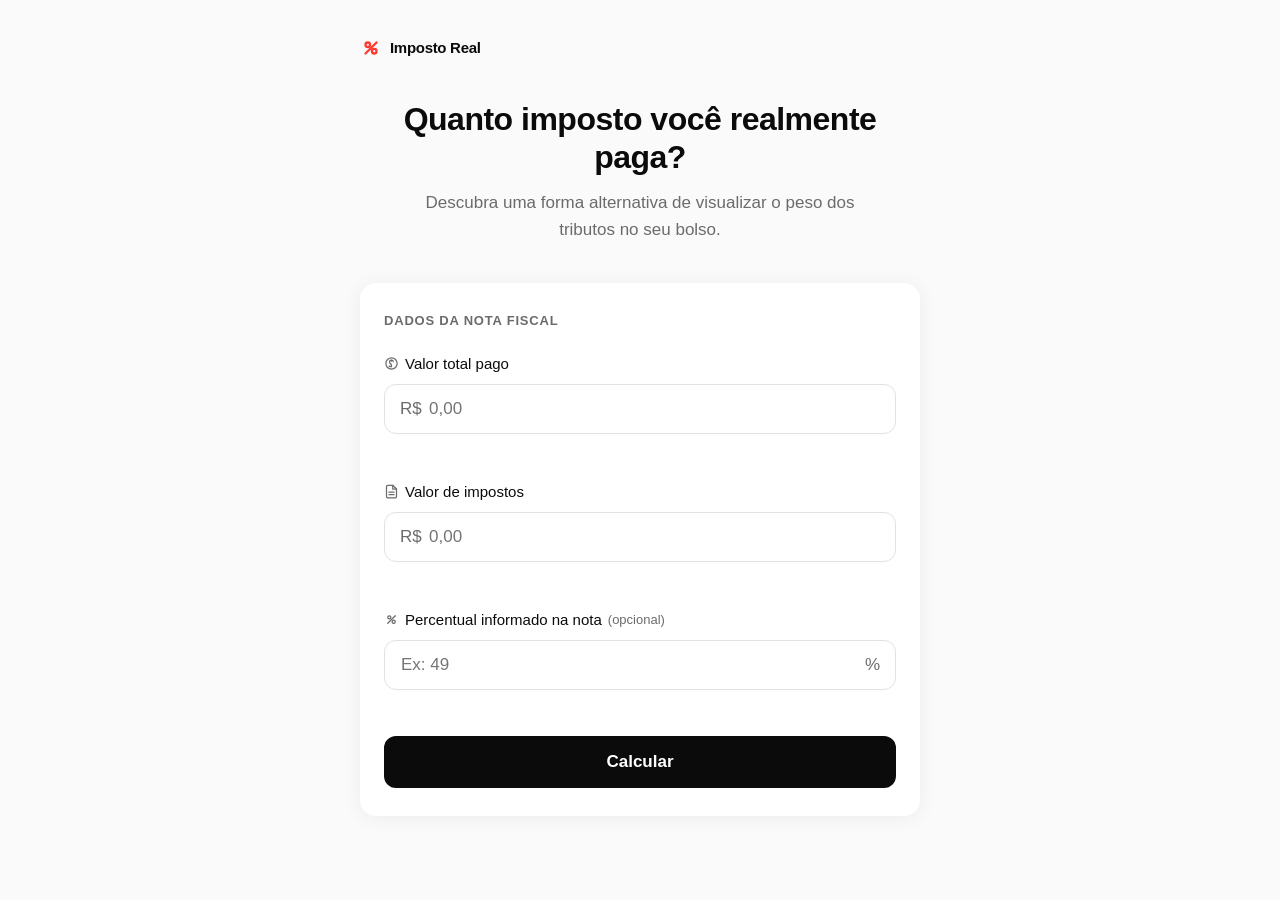
<file: index.html>
<!DOCTYPE html>
<html lang="pt-BR">
<head>
  <meta charset="UTF-8">
  <meta name="viewport" content="width=device-width, initial-scale=1.0">
  <title>Quanto imposto você realmente paga? — Imposto Real</title>
  <meta name="description" content="Descubra uma forma alternativa de calcular o imposto que você paga. Veja o peso real dos tributos sob outra perspectiva.">
  <meta name="theme-color" content="#f9f9f9" media="(prefers-color-scheme: light)">
  <meta name="theme-color" content="#0b0b0b" media="(prefers-color-scheme: dark)">
  <style>
    *, *::before, *::after {
      box-sizing: border-box;
      margin: 0;
      padding: 0;
    }

    :root {
      --bg: #fafafa;
      --text: #0b0b0b;
      --text-secondary: #6b6b6b;
      --accent: #ff3b30;
      --accent-soft: #ffe5e3;
      --card-bg: #ffffff;
      --card-shadow: 0 2px 20px rgba(0,0,0,0.06);
      --input-bg: #ffffff;
      --input-border: #e2e2e2;
      --input-focus: #ff3b30;
      --bar-bg: #efefef;
      --divider: #efefef;
      --button-bg: #0b0b0b;
      --button-text: #fff;
      --button-secondary-bg: transparent;
      --button-secondary-border: #e2e2e2;
      --button-secondary-text: #0b0b0b;
    }

    [data-theme="dark"] {
      --bg: #0a0a0a;
      --text: #f5f5f5;
      --text-secondary: #a1a1a1;
      --accent: #ff453a;
      --accent-soft: rgba(255, 69, 58, 0.15);
      --card-bg: #111111;
      --card-shadow: 0 2px 20px rgba(0,0,0,0.4);
      --input-bg: #1c1c1c;
      --input-border: #2e2e2e;
      --input-focus: #ff453a;
      --bar-bg: #1c1c1c;
      --divider: #1e1e1e;
      --button-bg: #f5f5f5;
      --button-text: #0b0b0b;
      --button-secondary-bg: transparent;
      --button-secondary-border: #2e2e2e;
      --button-secondary-text: #f5f5f5;
    }

    body {
      font-family: -apple-system, BlinkMacSystemFont, 'Segoe UI', Roboto, Helvetica, Arial, sans-serif;
      background: var(--bg);
      color: var(--text);
      line-height: 1.6;
      transition: background 0.3s ease, color 0.3s ease;
      -webkit-font-smoothing: antialiased;
      -moz-osx-font-smoothing: grayscale;
    }

    .container {
      max-width: 600px;
      margin: 0 auto;
      padding: 24px 20px 60px;
    }

    /* Header */
    header {
      display: flex;
      justify-content: space-between;
      align-items: center;
      margin-bottom: 40px;
      padding-top: 12px;
    }

    .logo {
      display: inline-flex;
      align-items: center;
      gap: 8px;
      font-size: 15px;
      font-weight: 700;
      letter-spacing: -0.3px;
      color: var(--text);
      text-decoration: none;
    }

    .logo-icon {
      color: var(--accent);
      flex-shrink: 0;
    }

    /* Hero */
    .hero {
      text-align: center;
      margin-bottom: 40px;
    }

    .hero h1 {
      font-size: 32px;
      font-weight: 700;
      letter-spacing: -0.5px;
      line-height: 1.2;
      margin-bottom: 12px;
    }

    .hero p {
      font-size: 17px;
      color: var(--text-secondary);
      max-width: 440px;
      margin: 0 auto;
    }

    /* Card */
    .card {
      background: var(--card-bg);
      border-radius: 16px;
      box-shadow: var(--card-shadow);
      padding: 28px 24px;
      margin-bottom: 20px;
      transition: background 0.3s ease, box-shadow 0.3s ease;
    }

    .card-title {
      font-size: 13px;
      font-weight: 600;
      text-transform: uppercase;
      letter-spacing: 0.8px;
      color: var(--text-secondary);
      margin-bottom: 20px;
    }

    /* Form */
    .field {
      margin-bottom: 20px;
    }

    .field:last-child {
      margin-bottom: 0;
    }

    .field label {
      display: flex;
      align-items: center;
      gap: 6px;
      font-size: 15px;
      font-weight: 500;
      margin-bottom: 8px;
      color: var(--text);
    }

    .field label .optional {
      font-weight: 400;
      color: var(--text-secondary);
      font-size: 13px;
    }

    .field-icon {
      color: var(--text-secondary);
      flex-shrink: 0;
    }

    .input-wrapper {
      position: relative;
    }

    .input-prefix {
      position: absolute;
      left: 16px;
      top: 50%;
      transform: translateY(-50%);
      font-size: 17px;
      color: var(--text-secondary);
      pointer-events: none;
      font-weight: 500;
    }

    .input-suffix {
      position: absolute;
      right: 16px;
      top: 50%;
      transform: translateY(-50%);
      font-size: 17px;
      color: var(--text-secondary);
      pointer-events: none;
      font-weight: 500;
    }

    input[type="text"] {
      width: 100%;
      padding: 14px 16px;
      font-size: 17px;
      font-family: inherit;
      border: 1.5px solid var(--input-border);
      border-radius: 12px;
      background: var(--input-bg);
      color: var(--text);
      transition: border-color 0.2s ease, box-shadow 0.2s ease;
      -webkit-appearance: none;
    }

    input[type="text"]:focus {
      outline: none;
      border-color: var(--input-focus);
      box-shadow: 0 0 0 3px rgba(255, 59, 48, 0.12);
    }

    input.has-prefix {
      padding-left: 44px;
    }

    input.has-suffix {
      padding-right: 36px;
    }

    .field-error {
      font-size: 13px;
      color: var(--accent);
      margin-top: 6px;
      min-height: 20px;
      transition: opacity 0.2s ease;
    }

    input.invalid {
      border-color: var(--accent);
    }

    /* Buttons */
    .btn {
      display: inline-flex;
      align-items: center;
      justify-content: center;
      gap: 8px;
      width: 100%;
      padding: 16px 24px;
      font-size: 17px;
      font-weight: 600;
      font-family: inherit;
      border: none;
      border-radius: 12px;
      cursor: pointer;
      transition: transform 0.15s ease, opacity 0.15s ease, background 0.2s ease;
      -webkit-appearance: none;
    }

    .btn:active {
      transform: scale(0.98);
    }

    .btn-primary {
      background: var(--button-bg);
      color: var(--button-text);
    }

    .btn-primary:hover {
      opacity: 0.85;
    }

    .btn-secondary {
      background: var(--button-secondary-bg);
      color: var(--button-secondary-text);
      border: 1.5px solid var(--button-secondary-border);
      font-size: 15px;
      padding: 12px 20px;
    }

    .btn-secondary:hover {
      opacity: 0.7;
    }

    .btn-row {
      display: flex;
      gap: 10px;
      margin-top: 16px;
    }

    .btn-row .btn {
      flex: 1;
    }

    /* Results */
    .results {
      display: none;
      opacity: 0;
      transform: translateY(12px);
      transition: opacity 0.5s ease, transform 0.5s ease;
      pointer-events: none;
    }

    .results.visible {
      opacity: 1;
      transform: translateY(0);
      pointer-events: auto;
    }

    /* Result hero */
    .result-hero {
      text-align: center;
      padding: 20px 0 16px;
    }

    .result-hero-badge {
      display: inline-block;
      background: var(--accent-soft);
      color: var(--accent);
      font-size: 11px;
      font-weight: 700;
      text-transform: uppercase;
      letter-spacing: 1px;
      padding: 4px 14px;
      border-radius: 20px;
      margin-bottom: 16px;
    }

    .result-hero-number {
      font-size: 80px;
      font-weight: 800;
      letter-spacing: -4px;
      line-height: 1;
      color: var(--accent);
      margin-bottom: 10px;
    }

    .result-hero-label {
      font-size: 14px;
      color: var(--text-secondary);
      line-height: 1.4;
      max-width: 240px;
      margin: 0 auto;
    }

    /* Result stat */
    .result-stat {
      display: flex;
      justify-content: space-between;
      align-items: center;
      padding: 4px 0;
      gap: 16px;
    }

    .result-stat-label {
      font-size: 14px;
      color: var(--text-secondary);
    }

    .result-stat-value {
      font-size: 22px;
      font-weight: 700;
      letter-spacing: -0.5px;
      white-space: nowrap;
    }

    .result-divider {
      height: 1px;
      background: var(--divider);
      margin: 20px 0;
    }

    /* Comparison bars */
    .comparison {
      margin-top: 8px;
    }

    .comparison-item {
      margin-bottom: 20px;
    }

    .comparison-item:last-child {
      margin-bottom: 0;
    }

    .comparison-header {
      display: flex;
      flex-direction: column;
      gap: 2px;
      margin-bottom: 8px;
    }

    .comparison-label {
      font-size: 13px;
      color: var(--text-secondary);
      font-weight: 500;
      line-height: 1.3;
    }

    .comparison-value {
      font-size: 28px;
      font-weight: 700;
      letter-spacing: -0.5px;
      line-height: 1.1;
    }

    .comparison-value.accent {
      color: var(--accent);
      font-size: 36px;
    }

    .bar-track {
      width: 100%;
      height: 12px;
      background: var(--bar-bg);
      border-radius: 6px;
      overflow: hidden;
    }

    .bar-fill {
      height: 100%;
      border-radius: 6px;
      transition: width 1s cubic-bezier(0.22, 1, 0.36, 1);
      width: 0;
    }

    .bar-fill.nota {
      background: var(--text-secondary);
    }

    .bar-fill.real {
      background: var(--accent);
    }

    /* Explanation */
    .explanation {
      font-size: 15px;
      line-height: 1.7;
      color: var(--text-secondary);
    }

    .explanation p {
      margin-bottom: 12px;
    }

    .explanation p:last-child {
      margin-bottom: 0;
    }

    /* Share section */
    .share-section {
      text-align: center;
    }

    .share-section .card-title {
      text-align: center;
    }

    /* Footer */
    footer {
      text-align: center;
      padding: 40px 0 20px;
      font-size: 13px;
      color: var(--text-secondary);
    }

    footer a {
      color: var(--text-secondary);
      text-decoration: underline;
      text-decoration-color: var(--divider);
      text-underline-offset: 2px;
    }

    /* Feedback toast */
    .toast {
      position: fixed;
      bottom: 32px;
      left: 50%;
      transform: translateX(-50%) translateY(80px);
      background: var(--button-bg);
      color: var(--button-text);
      padding: 12px 24px;
      border-radius: 12px;
      font-size: 15px;
      font-weight: 500;
      box-shadow: 0 4px 24px rgba(0,0,0,0.15);
      opacity: 0;
      transition: transform 0.3s ease, opacity 0.3s ease;
      z-index: 100;
      pointer-events: none;
    }

    .toast.show {
      opacity: 1;
      transform: translateX(-50%) translateY(0);
    }

    /* Animations */
    @keyframes fadeInUp {
      from { opacity: 0; transform: translateY(16px); }
      to { opacity: 1; transform: translateY(0); }
    }

    .fade-in {
      animation: fadeInUp 0.5s ease forwards;
    }

    /* Focus visible */
    :focus-visible {
      outline: 2px solid var(--accent);
      outline-offset: 2px;
    }

    /* Responsive */
    @media (max-width: 480px) {
      .container {
        padding: 12px 16px 56px;
      }

      header {
        margin-bottom: 28px;
      }

      .hero {
        margin-bottom: 28px;
      }

      .hero h1 {
        font-size: 24px;
        letter-spacing: -0.3px;
      }

      .hero p {
        font-size: 15px;
      }

      .card {
        padding: 20px 16px;
        border-radius: 14px;
        margin-bottom: 14px;
      }

      .result-hero-number {
        font-size: 64px;
        letter-spacing: -3px;
      }

      .result-stat-value {
        font-size: 18px;
      }

      .comparison-value {
        font-size: 26px;
      }

      .comparison-value.accent {
        font-size: 32px;
      }

      .btn {
        padding: 15px 20px;
        font-size: 16px;
      }

      .btn-secondary {
        font-size: 14px;
        padding: 11px 14px;
      }

      .btn-row {
        flex-direction: column;
        gap: 8px;
      }

      .toast {
        bottom: 20px;
        width: calc(100% - 32px);
        text-align: center;
      }
    }
  </style>
</head>
<body>
  <div class="container">
    <header>
      <a class="logo" href="." aria-label="Imposto Real">
        <svg class="logo-icon" width="22" height="22" viewBox="0 0 24 24" fill="none" stroke="currentColor" stroke-width="2.5" stroke-linecap="round" aria-hidden="true"><circle cx="8.5" cy="8.5" r="2.5"/><circle cx="15.5" cy="15.5" r="2.5"/><line x1="6" y1="18" x2="18" y2="6"/></svg>
        Imposto Real
      </a>
    </header>

    <section class="hero fade-in">
      <h1>Quanto imposto você realmente paga?</h1>
      <p>Descubra uma forma alternativa de visualizar o peso dos tributos no seu bolso.</p>
    </section>

    <!-- Input Card -->
    <div class="card fade-in" style="animation-delay: 0.1s">
      <div class="card-title">Dados da nota fiscal</div>
      <form id="taxForm" novalidate>
        <div class="field">
          <label for="totalInput">
            <svg class="field-icon" width="15" height="15" viewBox="0 0 24 24" fill="none" stroke="currentColor" stroke-width="2" stroke-linecap="round" stroke-linejoin="round" aria-hidden="true"><circle cx="12" cy="12" r="9"/><path d="M14.8 9A2 2 0 0 0 9 10c0 2 3 3 3 5a2 2 0 0 1-3.8 1"/><line x1="12" y1="7" x2="12" y2="8"/><line x1="12" y1="16" x2="12" y2="17"/></svg>
            Valor total pago
          </label>
          <div class="input-wrapper">
            <span class="input-prefix">R$</span>
            <input type="text" id="totalInput" class="has-prefix" inputmode="decimal" placeholder="0,00" autocomplete="off" aria-required="true">
          </div>
          <div class="field-error" id="totalError" role="alert"></div>
        </div>
        <div class="field">
          <label for="taxInput">
            <svg class="field-icon" width="15" height="15" viewBox="0 0 24 24" fill="none" stroke="currentColor" stroke-width="2" stroke-linecap="round" stroke-linejoin="round" aria-hidden="true"><path d="M14 2H6a2 2 0 0 0-2 2v16a2 2 0 0 0 2 2h12a2 2 0 0 0 2-2V8z"/><polyline points="14 2 14 8 20 8"/><line x1="16" y1="13" x2="8" y2="13"/><line x1="16" y1="17" x2="8" y2="17"/></svg>
            Valor de impostos
          </label>
          <div class="input-wrapper">
            <span class="input-prefix">R$</span>
            <input type="text" id="taxInput" class="has-prefix" inputmode="decimal" placeholder="0,00" autocomplete="off" aria-required="true">
          </div>
          <div class="field-error" id="taxError" role="alert"></div>
        </div>
        <div class="field">
          <label for="notePercInput">
            <svg class="field-icon" width="15" height="15" viewBox="0 0 24 24" fill="none" stroke="currentColor" stroke-width="2" stroke-linecap="round" aria-hidden="true"><circle cx="8.5" cy="8.5" r="2.5"/><circle cx="15.5" cy="15.5" r="2.5"/><line x1="6" y1="18" x2="18" y2="6"/></svg>
            Percentual informado na nota <span class="optional">(opcional)</span>
          </label>
          <div class="input-wrapper">
            <input type="text" id="notePercInput" class="has-suffix" inputmode="decimal" placeholder="Ex: 49" autocomplete="off">
            <span class="input-suffix">%</span>
          </div>
          <div class="field-error" id="notePercError" role="alert"></div>
        </div>
        <button type="submit" class="btn btn-primary" id="calcBtn">Calcular</button>
      </form>
    </div>

    <!-- Results -->
    <div class="results" id="results">
      <!-- Main result -->
      <div class="card">
        <div class="card-title">Resultado</div>

        <!-- Hero percentage -->
        <div class="result-hero">
          <div class="result-hero-badge">Outra perspectiva</div>
          <div class="result-hero-number" id="realPercHero">—</div>
          <div class="result-hero-label">de imposto sobre o valor real do produto</div>
        </div>

        <div class="result-divider"></div>

        <!-- Secondary stat -->
        <div class="result-stat">
          <span class="result-stat-label">Valor real do produto</span>
          <span class="result-stat-value" id="realValue">—</span>
        </div>

        <div class="result-divider"></div>

        <!-- Comparison bars -->
        <div class="comparison">
          <div class="comparison-item">
            <div class="comparison-header">
              <span class="comparison-label">% informado na nota fiscal</span>
              <span class="comparison-value" id="notePercResult">—</span>
            </div>
            <div class="bar-track">
              <div class="bar-fill nota" id="barNota"></div>
            </div>
          </div>
          <div class="comparison-item">
            <div class="comparison-header">
              <span class="comparison-label">% sobre o valor real do produto</span>
              <span class="comparison-value accent" id="realPercResult">—</span>
            </div>
            <div class="bar-track">
              <div class="bar-fill real" id="barReal"></div>
            </div>
          </div>
        </div>
      </div>

      <!-- Explanation -->
      <div class="card">
        <div class="card-title">Entenda</div>
        <div class="explanation">
          <p>Quando você compra um produto, o imposto já está incluído no preço final.</p>
          <p>A nota fiscal mostra o imposto como porcentagem desse valor total.</p>
          <p>Mas se removermos os impostos, conseguimos ver quanto o produto realmente custa sem tributos.</p>
          <p>Ao comparar o imposto com esse valor, o percentual é muito maior.</p>
          <p><strong>Essa é uma forma alternativa de entender o impacto dos tributos.</strong></p>
        </div>
      </div>

      <!-- Share -->
      <div class="card share-section">
        <div class="card-title">Compartilhar</div>
        <div class="btn-row">
          <button type="button" class="btn btn-secondary" id="copyLinkBtn" aria-label="Copiar link de compartilhamento">
            <svg width="18" height="18" viewBox="0 0 24 24" fill="none" stroke="currentColor" stroke-width="2" stroke-linecap="round" stroke-linejoin="round"><path d="M10 13a5 5 0 0 0 7.54.54l3-3a5 5 0 0 0-7.07-7.07l-1.72 1.71"/><path d="M14 11a5 5 0 0 0-7.54-.54l-3 3a5 5 0 0 0 7.07 7.07l1.71-1.71"/></svg>
            Copiar link
          </button>
      </div>
    </div>

    <footer>
      <p>Uma ferramenta educacional sobre tributos no Brasil.</p>
    </footer>
  </div>

  <!-- Toast -->
  <div class="toast" id="toast" role="status" aria-live="polite"></div>

  <script>
    (function () {
      'use strict';

      // ─── Theme ───
      const root = document.documentElement;

      function applyTheme(theme) {
        root.setAttribute('data-theme', theme);
      }

      applyTheme(window.matchMedia('(prefers-color-scheme: dark)').matches ? 'dark' : 'light');

      window.matchMedia('(prefers-color-scheme: dark)').addEventListener('change', function (e) {
        applyTheme(e.matches ? 'dark' : 'light');
      });

      // ─── Currency mask ───
      function parseCurrency(str) {
        if (!str) return 0;
        var cleaned = str.replace(/[^\d,]/g, '').replace(',', '.');
        return parseFloat(cleaned) || 0;
      }

      function formatCurrency(value) {
        return value.toLocaleString('pt-BR', { minimumFractionDigits: 2, maximumFractionDigits: 2 });
      }

      function applyCurrencyMask(input) {
        input.addEventListener('input', function () {
          var raw = input.value.replace(/\D/g, '');
          if (!raw) { input.value = ''; return; }
          var num = parseInt(raw, 10) / 100;
          input.value = formatCurrency(num);
        });
      }

      function applyPercentMask(input) {
        input.addEventListener('input', function () {
          var raw = input.value.replace(/[^\d,\.]/g, '');
          input.value = raw;
        });
      }

      var totalInput = document.getElementById('totalInput');
      var taxInput = document.getElementById('taxInput');
      var notePercInput = document.getElementById('notePercInput');

      applyCurrencyMask(totalInput);
      applyCurrencyMask(taxInput);
      applyPercentMask(notePercInput);

      // ─── Validation ───
      function validate() {
        var valid = true;
        var totalVal = parseCurrency(totalInput.value);
        var taxVal = parseCurrency(taxInput.value);
        var notePercVal = notePercInput.value.replace(',', '.');
        notePercVal = notePercVal ? parseFloat(notePercVal) : null;

        var totalError = document.getElementById('totalError');
        var taxError = document.getElementById('taxError');
        var notePercError = document.getElementById('notePercError');

        // Reset
        totalInput.classList.remove('invalid');
        taxInput.classList.remove('invalid');
        notePercInput.classList.remove('invalid');
        totalError.textContent = '';
        taxError.textContent = '';
        notePercError.textContent = '';

        if (!totalInput.value || totalVal <= 0) {
          totalInput.classList.add('invalid');
          totalError.textContent = 'Informe o valor total pago.';
          valid = false;
        }

        if (!taxInput.value || taxVal <= 0) {
          taxInput.classList.add('invalid');
          taxError.textContent = 'Informe o valor dos impostos.';
          valid = false;
        }

        if (valid && taxVal >= totalVal) {
          taxInput.classList.add('invalid');
          taxError.textContent = 'O imposto deve ser menor que o valor total.';
          valid = false;
        }

        if (notePercVal !== null && (notePercVal < 0 || notePercVal > 100)) {
          notePercInput.classList.add('invalid');
          notePercError.textContent = 'Informe um percentual entre 0 e 100.';
          valid = false;
        }

        return valid ? { total: totalVal, tax: taxVal, notePerc: notePercVal } : null;
      }

      // ─── Animate count ───
      function animateCount(el, target, prefix, suffix, duration) {
        prefix = prefix || '';
        suffix = suffix || '';
        duration = duration || 800;
        var start = 0;
        var startTime = null;

        function step(ts) {
          if (!startTime) startTime = ts;
          var progress = Math.min((ts - startTime) / duration, 1);
          var eased = 1 - Math.pow(1 - progress, 3);
          var current = start + (target - eased * (start - target) + eased * target - start);
          current = eased * target;

          if (prefix === 'R$ ') {
            el.textContent = prefix + formatCurrency(current);
          } else {
            el.textContent = prefix + current.toFixed(1).replace('.', ',') + suffix;
          }

          if (progress < 1) {
            requestAnimationFrame(step);
          } else {
            if (prefix === 'R$ ') {
              el.textContent = prefix + formatCurrency(target);
            } else {
              el.textContent = prefix + target.toFixed(1).replace('.', ',') + suffix;
            }
          }
        }

        requestAnimationFrame(step);
      }

      // ─── Calculate ───
      var resultsEl = document.getElementById('results');
      var lastResult = null;

      function calculate(data) {
        var realValue = data.total - data.tax;
        var realPerc = (data.tax / realValue) * 100;
        var notePerc = data.notePerc !== null ? data.notePerc : (data.tax / data.total) * 100;

        lastResult = {
          total: data.total,
          tax: data.tax,
          realValue: realValue,
          realPerc: realPerc,
          notePerc: notePerc
        };

        // Show results
        resultsEl.style.display = 'block';
        resultsEl.offsetHeight; // force reflow so CSS transition fires
        resultsEl.classList.add('visible');

        // Animate numbers
        var realValueEl = document.getElementById('realValue');
        var notePercResultEl = document.getElementById('notePercResult');
        var realPercResultEl = document.getElementById('realPercResult');
        var realPercHeroEl = document.getElementById('realPercHero');

        animateCount(realValueEl, realValue, 'R$ ', '', 900);
        animateCount(notePercResultEl, notePerc, '', '%', 700);
        animateCount(realPercResultEl, realPerc, '', '%', 1000);
        animateCount(realPercHeroEl, realPerc, '', '%', 1000);

        // Animate bars
        var barMax = Math.max(realPerc, 100);
        var barNota = document.getElementById('barNota');
        var barReal = document.getElementById('barReal');

        // Reset bars
        barNota.style.width = '0';
        barReal.style.width = '0';

        requestAnimationFrame(function () {
          requestAnimationFrame(function () {
            barNota.style.width = Math.min((notePerc / barMax) * 100, 100) + '%';
            barReal.style.width = Math.min((realPerc / barMax) * 100, 100) + '%';
          });
        });

        // Update URL
        updateURL(data.total, data.tax);

        // Scroll to results
        setTimeout(function () {
          resultsEl.scrollIntoView({ behavior: 'smooth', block: 'start' });
        }, 100);
      }

      // ─── Form submit ───
      document.getElementById('taxForm').addEventListener('submit', function (e) {
        e.preventDefault();
        var data = validate();
        if (data) calculate(data);
      });

      // ─── URL params ───
      function updateURL(total, tax) {
        var params = new URLSearchParams();
        params.set('total', total.toString());
        params.set('tax', tax.toString());
        var newURL = window.location.pathname + '?' + params.toString();
        history.replaceState(null, '', newURL);
      }

      function loadFromURL() {
        var params = new URLSearchParams(window.location.search);
        var total = parseFloat(params.get('total'));
        var tax = parseFloat(params.get('tax'));

        if (total > 0 && tax > 0 && tax < total) {
          totalInput.value = formatCurrency(total);
          taxInput.value = formatCurrency(tax);

          setTimeout(function () {
            calculate({ total: total, tax: tax, notePerc: null });
          }, 300);
        }
      }

      loadFromURL();

      // ─── Toast ───
      var toastEl = document.getElementById('toast');
      var toastTimer = null;

      function showToast(msg) {
        toastEl.textContent = msg;
        toastEl.classList.add('show');
        if (toastTimer) clearTimeout(toastTimer);
        toastTimer = setTimeout(function () {
          toastEl.classList.remove('show');
        }, 2200);
      }

      // ─── Copy link ───
      document.getElementById('copyLinkBtn').addEventListener('click', function () {
        if (!lastResult) return;
        var url = window.location.href;
        navigator.clipboard.writeText(url).then(function () {
          showToast('Link copiado!');
        }).catch(function () {
          showToast('Não foi possível copiar.');
        });
      });

    })();
  </script>
</body>
</html>
</file>
<file: public/styles.css>
*,
*::before,
*::after {
  box-sizing: border-box;
  margin: 0;
  padding: 0;
}

:root {
  --bg: #fafafa;
  --text: #0b0b0b;
  --text-secondary: #6b6b6b;
  --accent: #ff3b30;
  --accent-soft: #ffe5e3;
  --card-bg: #ffffff;
  --card-shadow: 0 2px 20px rgba(0, 0, 0, 0.06);
  --input-bg: #ffffff;
  --input-border: #e2e2e2;
  --input-focus: #ff3b30;
  --bar-bg: #efefef;
  --divider: #efefef;
  --button-bg: #0b0b0b;
  --button-text: #fff;
  --button-secondary-bg: transparent;
  --button-secondary-border: #e2e2e2;
  --button-secondary-text: #0b0b0b;
}

[data-theme="dark"] {
  --bg: #0a0a0a;
  --text: #f5f5f5;
  --text-secondary: #a1a1a1;
  --accent: #ff453a;
  --accent-soft: rgba(255, 69, 58, 0.15);
  --card-bg: #111111;
  --card-shadow: 0 2px 20px rgba(0, 0, 0, 0.4);
  --input-bg: #1c1c1c;
  --input-border: #2e2e2e;
  --input-focus: #ff453a;
  --bar-bg: #1c1c1c;
  --divider: #1e1e1e;
  --button-bg: #f5f5f5;
  --button-text: #0b0b0b;
  --button-secondary-bg: transparent;
  --button-secondary-border: #2e2e2e;
  --button-secondary-text: #f5f5f5;
}

body {
  font-family:
    -apple-system, BlinkMacSystemFont, "Segoe UI", Roboto, Helvetica, Arial,
    sans-serif;
  background: var(--bg);
  color: var(--text);
  line-height: 1.6;
  transition:
    background 0.3s ease,
    color 0.3s ease;
  -webkit-font-smoothing: antialiased;
  -moz-osx-font-smoothing: grayscale;
}

.container {
  max-width: 600px;
  margin: 0 auto;
  padding: 24px 20px 60px;
}

/* Header */
header {
  display: flex;
  justify-content: space-between;
  align-items: center;
  margin-bottom: 40px;
  padding-top: 12px;
}

.logo {
  display: inline-flex;
  align-items: center;
  gap: 8px;
  font-size: 15px;
  font-weight: 700;
  letter-spacing: -0.3px;
  color: var(--text);
  text-decoration: none;
}

.logo-icon {
  color: var(--accent);
  flex-shrink: 0;
}

/* Hero */
.hero {
  text-align: center;
  margin-bottom: 40px;
}

.hero h1 {
  font-size: 32px;
  font-weight: 700;
  letter-spacing: -0.5px;
  line-height: 1.2;
  margin-bottom: 12px;
}

.hero p {
  font-size: 17px;
  color: var(--text-secondary);
  max-width: 440px;
  margin: 0 auto;
}

/* Card */
.card {
  background: var(--card-bg);
  border-radius: 16px;
  box-shadow: var(--card-shadow);
  padding: 28px 24px;
  margin-bottom: 20px;
  transition:
    background 0.3s ease,
    box-shadow 0.3s ease;
}

.card-title {
  font-size: 13px;
  font-weight: 600;
  text-transform: uppercase;
  letter-spacing: 0.8px;
  color: var(--text-secondary);
  margin-bottom: 20px;
}

/* Form */
.field {
  margin-bottom: 20px;
}

.field:last-child {
  margin-bottom: 0;
}

.field label {
  display: flex;
  align-items: center;
  gap: 6px;
  font-size: 15px;
  font-weight: 500;
  margin-bottom: 8px;
  color: var(--text);
}

.field label .optional {
  font-weight: 400;
  color: var(--text-secondary);
  font-size: 13px;
}

.field-icon {
  color: var(--text-secondary);
  flex-shrink: 0;
}

.input-wrapper {
  position: relative;
}

.input-prefix {
  position: absolute;
  left: 16px;
  top: 50%;
  transform: translateY(-50%);
  font-size: 17px;
  color: var(--text-secondary);
  pointer-events: none;
  font-weight: 500;
}

.input-suffix {
  position: absolute;
  right: 16px;
  top: 50%;
  transform: translateY(-50%);
  font-size: 17px;
  color: var(--text-secondary);
  pointer-events: none;
  font-weight: 500;
}

input[type="text"] {
  width: 100%;
  padding: 14px 16px;
  font-size: 17px;
  font-family: inherit;
  border: 1.5px solid var(--input-border);
  border-radius: 12px;
  background: var(--input-bg);
  color: var(--text);
  transition:
    border-color 0.2s ease,
    box-shadow 0.2s ease;
  -webkit-appearance: none;
}

input[type="text"]:focus {
  outline: none;
  border-color: var(--input-focus);
  box-shadow: 0 0 0 3px rgba(255, 59, 48, 0.12);
}

input.has-prefix {
  padding-left: 44px;
}

input.has-suffix {
  padding-right: 36px;
}

.field-error {
  font-size: 13px;
  color: var(--accent);
  margin-top: 6px;
  min-height: 20px;
  transition: opacity 0.2s ease;
}

input.invalid {
  border-color: var(--accent);
}

/* Buttons */
.btn {
  display: inline-flex;
  align-items: center;
  justify-content: center;
  gap: 8px;
  width: 100%;
  padding: 16px 24px;
  font-size: 17px;
  font-weight: 600;
  font-family: inherit;
  border: none;
  border-radius: 12px;
  cursor: pointer;
  transition:
    transform 0.15s ease,
    opacity 0.15s ease,
    background 0.2s ease;
  -webkit-appearance: none;
}

.btn:active {
  transform: scale(0.98);
}

.btn-primary {
  background: var(--button-bg);
  color: var(--button-text);
}

.btn-primary:hover {
  opacity: 0.85;
}

.btn-secondary {
  background: var(--button-secondary-bg);
  color: var(--button-secondary-text);
  border: 1.5px solid var(--button-secondary-border);
  font-size: 15px;
  padding: 12px 20px;
}

.btn-secondary:hover {
  opacity: 0.7;
}

.btn-row {
  display: flex;
  gap: 10px;
  margin-top: 16px;
}

.btn-row .btn {
  flex: 1;
}

/* Results */
.results {
  display: none;
  opacity: 0;
  transform: translateY(12px);
  transition:
    opacity 0.5s ease,
    transform 0.5s ease;
  pointer-events: none;
}

.results.visible {
  opacity: 1;
  transform: translateY(0);
  pointer-events: auto;
}

/* Result hero */
.result-hero {
  text-align: center;
  padding: 20px 0 16px;
}

.result-hero-badge {
  display: inline-block;
  background: var(--accent-soft);
  color: var(--accent);
  font-size: 11px;
  font-weight: 700;
  text-transform: uppercase;
  letter-spacing: 1px;
  padding: 4px 14px;
  border-radius: 20px;
  margin-bottom: 16px;
}

.result-hero-number {
  font-size: 80px;
  font-weight: 800;
  letter-spacing: -4px;
  line-height: 1;
  color: var(--accent);
  margin-bottom: 10px;
}

.result-hero-label {
  font-size: 14px;
  color: var(--text-secondary);
  line-height: 1.4;
  max-width: 240px;
  margin: 0 auto;
}

/* Result stat */
.result-stat {
  display: flex;
  justify-content: space-between;
  align-items: center;
  padding: 4px 0;
  gap: 16px;
}

.result-stat-label {
  font-size: 14px;
  color: var(--text-secondary);
}

.result-stat-value {
  font-size: 22px;
  font-weight: 700;
  letter-spacing: -0.5px;
  white-space: nowrap;
}

.result-divider {
  height: 1px;
  background: var(--divider);
  margin: 20px 0;
}

/* Comparison bars */
.comparison {
  margin-top: 8px;
}

.comparison-item {
  margin-bottom: 20px;
}

.comparison-item:last-child {
  margin-bottom: 0;
}

.comparison-header {
  display: flex;
  flex-direction: column;
  gap: 2px;
  margin-bottom: 8px;
}

.comparison-label {
  font-size: 13px;
  color: var(--text-secondary);
  font-weight: 500;
  line-height: 1.3;
}

.comparison-value {
  font-size: 28px;
  font-weight: 700;
  letter-spacing: -0.5px;
  line-height: 1.1;
}

.comparison-value.accent {
  color: var(--accent);
  font-size: 36px;
}

.bar-track {
  width: 100%;
  height: 12px;
  background: var(--bar-bg);
  border-radius: 6px;
  overflow: hidden;
}

.bar-fill {
  height: 100%;
  border-radius: 6px;
  transition: width 1s cubic-bezier(0.22, 1, 0.36, 1);
  width: 0;
}

.bar-fill.nota {
  background: var(--text-secondary);
}

.bar-fill.real {
  background: var(--accent);
}

/* Explanation */
.explanation {
  font-size: 15px;
  line-height: 1.7;
  color: var(--text-secondary);
}

.explanation p {
  margin-bottom: 12px;
}

.explanation p:last-child {
  margin-bottom: 0;
}

/* Share section */
.share-section {
  text-align: center;
}

.share-section .card-title {
  text-align: center;
}

/* Footer */
footer {
  text-align: center;
  padding: 40px 0 20px;
  font-size: 13px;
  color: var(--text-secondary);
}

footer a {
  color: var(--text-secondary);
  text-decoration: underline;
  text-decoration-color: var(--divider);
  text-underline-offset: 2px;
}

/* Feedback toast */
.toast {
  position: fixed;
  bottom: 32px;
  left: 50%;
  transform: translateX(-50%) translateY(80px);
  background: var(--button-bg);
  color: var(--button-text);
  padding: 12px 24px;
  border-radius: 12px;
  font-size: 15px;
  font-weight: 500;
  box-shadow: 0 4px 24px rgba(0, 0, 0, 0.15);
  opacity: 0;
  transition:
    transform 0.3s ease,
    opacity 0.3s ease;
  z-index: 100;
  pointer-events: none;
}

.toast.show {
  opacity: 1;
  transform: translateX(-50%) translateY(0);
}

/* Animations */
@keyframes fadeInUp {
  from {
    opacity: 0;
    transform: translateY(16px);
  }
  to {
    opacity: 1;
    transform: translateY(0);
  }
}

.fade-in {
  animation: fadeInUp 0.5s ease forwards;
}

/* Focus visible */
:focus-visible {
  outline: 2px solid var(--accent);
  outline-offset: 2px;
}

/* Responsive */
@media (max-width: 480px) {
  .container {
    padding: 12px 16px 56px;
  }

  header {
    margin-bottom: 28px;
  }

  .hero {
    margin-bottom: 28px;
  }

  .hero h1 {
    font-size: 24px;
    letter-spacing: -0.3px;
  }

  .hero p {
    font-size: 15px;
  }

  .card {
    padding: 20px 16px;
    border-radius: 14px;
    margin-bottom: 14px;
  }

  .result-hero-number {
    font-size: 64px;
    letter-spacing: -3px;
  }

  .result-stat-value {
    font-size: 18px;
  }

  .comparison-value {
    font-size: 26px;
  }

  .comparison-value.accent {
    font-size: 32px;
  }

  .btn {
    padding: 15px 20px;
    font-size: 16px;
  }

  .btn-secondary {
    font-size: 14px;
    padding: 11px 14px;
  }

  .btn-row {
    flex-direction: column;
    gap: 8px;
  }

  .toast {
    bottom: 20px;
    width: calc(100% - 32px);
    text-align: center;
  }
}
</file>
